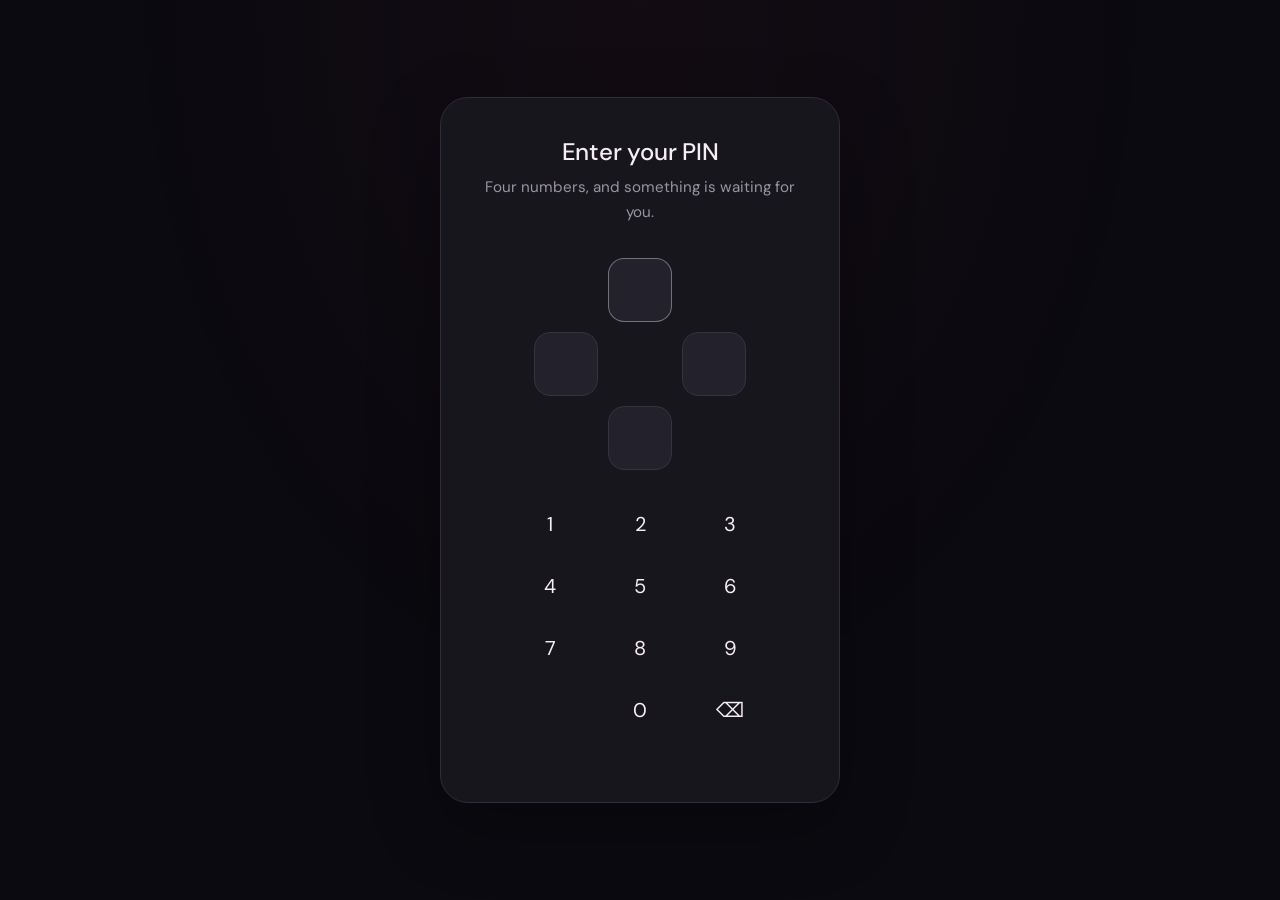
<file: index.html>
<!DOCTYPE html>
<html lang="en">
<head>
<meta charset="utf-8">
<meta name="viewport" content="width=device-width, initial-scale=1, viewport-fit=cover">
<meta name="theme-color" content="#0b0a10">
<title>For you</title>
<link rel="preconnect" href="https://fonts.googleapis.com">
<link rel="preconnect" href="https://fonts.gstatic.com" crossorigin>
<link rel="stylesheet" href="https://fonts.googleapis.com/css2?family=DM+Sans:wght@400;500;600&family=Fraunces:ital,opsz,wght@1,9..144,400;1,9..144,600&display=swap">
<link rel="stylesheet" href="style.css?v=3">
</head>
<body class="gate-page">

<main id="gate">
  <section class="panel" aria-labelledby="t">
    <h1 id="t">Enter your PIN</h1>
    <p>Four numbers, and something is waiting for you.</p>
    <div class="diamond" id="diamond" aria-live="polite">
      <div class="cell"></div><div class="cell"></div><div class="cell"></div><div class="cell"></div>
    </div>
    <div class="pad" id="pad"></div>
    <div id="msg" role="status"></div>
  </section>
</main>

<div class="scroll-progress" aria-hidden="true"><span id="scroll-progress-bar"></span></div>
<div class="moon" aria-hidden="true">
  <svg viewBox="0 0 64 64" focusable="false">
    <defs>
      <radialGradient id="moon-surface" cx="34%" cy="28%" r="74%">
        <stop stop-color="#fffdf3"/>
        <stop offset=".58" stop-color="#f6e8c9"/>
        <stop offset="1" stop-color="#d7b97e"/>
      </radialGradient>
      <radialGradient id="moon-light" cx="25%" cy="20%" r="78%">
        <stop stop-color="#fff" stop-opacity=".76"/>
        <stop offset=".42" stop-color="#fff8e9" stop-opacity=".18"/>
        <stop offset="1" stop-color="#9d7438" stop-opacity=".24"/>
      </radialGradient>
      <clipPath id="moon-disc"><circle cx="32" cy="32" r="27"/></clipPath>
      <filter id="moon-crater-soft" x="-60%" y="-60%" width="220%" height="220%">
        <feGaussianBlur stdDeviation=".45"/>
      </filter>
    </defs>
    <circle cx="32" cy="32" r="29.5" fill="#f2c46d" opacity=".08"/>
    <circle cx="32" cy="32" r="27.5" fill="url(#moon-surface)" stroke="#fff4d6" stroke-opacity=".82" stroke-width=".8"/>
    <g clip-path="url(#moon-disc)">
      <circle cx="32" cy="32" r="27" fill="url(#moon-light)"/>
      <g fill="#b8955e" opacity=".17" filter="url(#moon-crater-soft)">
        <circle cx="20" cy="20" r="4.3"/>
        <circle cx="41" cy="17" r="2.7"/>
        <circle cx="45" cy="35" r="5.1"/>
        <circle cx="29" cy="42" r="3.3"/>
        <circle cx="15" cy="39" r="2.2"/>
        <circle cx="35" cy="27" r="1.7"/>
      </g>
      <g fill="none" stroke="#fffdf3" stroke-opacity=".38" stroke-width=".7">
        <circle cx="19" cy="18.5" r="3.3"/>
        <circle cx="40.5" cy="15.7" r="2"/>
        <circle cx="44" cy="33.5" r="4"/>
        <circle cx="28" cy="40.5" r="2.5"/>
        <circle cx="14.8" cy="37.8" r="1.6"/>
      </g>
      <path d="M11 29C15 13 29 5 44 8" fill="none" stroke="#fff" stroke-opacity=".34" stroke-width="1.2" stroke-linecap="round"/>
      <circle cx="22" cy="15" r="1" fill="#fff" opacity=".55"/>
      <circle cx="37" cy="48" r=".8" fill="#fff" opacity=".48"/>
    </g>
  </svg>
</div>
<nav class="floating-nav" aria-label="Page navigation">
  <a href="#home" aria-current="page">Home</a>
  <a href="memories.html">Memories</a>
  <a href="#cake">Cake</a>
</nav>

<main id="home" aria-label="Birthday message">
  <section class="hero full-screen" aria-labelledby="hero-title">
    <canvas id="hero-fireworks" class="hero-fireworks" aria-hidden="true"></canvas>
    <div class="hero-copy reveal">
      <p class="kicker">Today is all about</p>
      <h1 id="hero-title">
        <span class="hero-line">Happy</span>
        <span class="hero-line hero-birthday">Birthday,<span class="hero-shimmer" aria-hidden="true">Birthday,</span></span>
        <span class="hero-line hero-name" id="who"></span>
      </h1>
      <p class="hero-subtitle">I made this just for you. Scroll slowly.</p>
    </div>
    <a class="scroll-cue" href="#letter" aria-label="Scroll to your letter">
      <span class="scroll-mouse"><span></span></span>
      <span>Scroll to begin</span>
    </a>
  </section>

  <section class="section letter-section" id="letter" aria-labelledby="letter-heading">
    <div class="section-heading reveal">
      <p class="eyebrow">From my heart</p>
      <h2 id="letter-heading" tabindex="-1">A letter for you</h2>
    </div>
    <article class="letter-card reveal">
      <div id="letter-content" class="letter-content" aria-live="off"></div>
      <div id="letter-measure" class="letter-content letter-measure" aria-hidden="true"></div>
      <button id="skip-typing" class="text-button" type="button">Skip typing</button>
      <span class="envelope-flap" aria-hidden="true"></span>
    </article>
  </section>

  <section class="section reasons-section" id="reasons" aria-labelledby="reasons-heading">
    <div class="section-heading reveal">
      <p class="eyebrow">The little things</p>
      <h2 id="reasons-heading">Things I love about you</h2>
      <p>Tap each card. There’s always another reason.</p>
    </div>
    <div id="reason-grid" class="reason-grid"></div>
  </section>

  <section class="section cake-section" id="cake" aria-labelledby="cake-heading">
    <div class="section-heading reveal">
      <p class="eyebrow">Make a wish</p>
      <h2 id="cake-heading">A little birthday magic</h2>
    </div>
    <div class="cake-scene reveal">
      <svg class="cake-svg" viewBox="0 0 360 310" role="img" aria-labelledby="cake-title cake-description">
        <title id="cake-title">A birthday cake with three candles</title>
        <desc id="cake-description">A two-tier celebration cake with three glowing candles.</desc>
        <defs>
          <linearGradient id="cakeTop" x1="0" x2="1" y1="0" y2="1"><stop stop-color="#ffe2c5"/><stop offset="1" stop-color="#eeb79f"/></linearGradient>
          <linearGradient id="cakeBottom" x1="0" x2="1" y1="0" y2="1"><stop stop-color="#ff7891"/><stop offset="1" stop-color="#b83758"/></linearGradient>
          <linearGradient id="icing" x1="0" x2="0" y1="0" y2="1"><stop stop-color="#fff5df"/><stop offset="1" stop-color="#f2c46d"/></linearGradient>
          <radialGradient id="flameGlow"><stop stop-color="#ffd98b" stop-opacity=".8"/><stop offset="1" stop-color="#ffd98b" stop-opacity="0"/></radialGradient>
        </defs>
        <ellipse cx="180" cy="274" rx="136" ry="18" fill="#ff4d6d" opacity=".12"/>
        <path d="M56 207h248v49c0 12-10 22-22 22H78c-12 0-22-10-22-22z" fill="url(#cakeBottom)"/>
        <path d="M56 207c9 12 19 12 28 0s19-12 28 0 19 12 28 0 19-12 28 0 19 12 28 0 19-12 28 0 19 12 28 0 19-12 28 0 19 12 28 0" fill="none" stroke="#ffd8c8" stroke-width="8" stroke-linecap="round"/>
        <path d="M98 134h164v70c0 12-9 22-21 22h-122c-12 0-21-10-21-22z" fill="url(#cakeTop)"/>
        <path d="M98 134c10 12 20 12 30 0s20-12 30 0 20 12 30 0 20-12 30 0 20 12 30 0 20 12 30 0" fill="none" stroke="url(#icing)" stroke-width="9" stroke-linecap="round"/>
        <path d="M42 279h276c8 0 14 6 14 13v3H28v-3c0-7 6-13 14-13z" fill="#f2c46d"/>
        <g class="candle candle-one" data-candle="0">
          <rect x="134" y="91" width="12" height="45" rx="5" fill="#f6eef2"/>
          <path d="M140 91v-9" stroke="#f6eef2" stroke-width="3" stroke-linecap="round"/>
          <circle class="flame-halo" cx="140" cy="69" r="25" fill="url(#flameGlow)"/>
          <path class="flame" d="M140 79c-15-13 2-23 2-35 12 13 17 23 6 34-3 3-5 3-8 1z" fill="#f2c46d"/>
          <path class="smoke" d="M140 81c-7-8 7-10 0-18"/>
        </g>
        <g class="candle candle-two" data-candle="1">
          <rect x="174" y="91" width="12" height="45" rx="5" fill="#f6eef2"/>
          <path d="M180 91v-9" stroke="#f6eef2" stroke-width="3" stroke-linecap="round"/>
          <circle class="flame-halo" cx="180" cy="69" r="25" fill="url(#flameGlow)"/>
          <path class="flame" d="M180 79c-15-13 2-23 2-35 12 13 17 23 6 34-3 3-5 3-8 1z" fill="#f2c46d"/>
          <path class="smoke" d="M180 81c-7-8 7-10 0-18"/>
        </g>
        <g class="candle candle-three" data-candle="2">
          <rect x="214" y="91" width="12" height="45" rx="5" fill="#f6eef2"/>
          <path d="M220 91v-9" stroke="#f6eef2" stroke-width="3" stroke-linecap="round"/>
          <circle class="flame-halo" cx="220" cy="69" r="25" fill="url(#flameGlow)"/>
          <path class="flame" d="M220 79c-15-13 2-23 2-35 12 13 17 23 6 34-3 3-5 3-8 1z" fill="#f2c46d"/>
          <path class="smoke" d="M220 81c-7-8 7-10 0-18"/>
        </g>
        <g class="cake-sparkles" fill="#f2c46d">
          <path d="M66 109v12M60 115h12"/><path d="M285 91v12M280 96h10"/><circle cx="75" cy="164" r="3"/><circle cx="289" cy="176" r="3"/>
        </g>
      </svg>
      <button id="candle-button" class="primary-button" type="button">Blow out the candles</button>
      <p id="final-message" class="final-message" aria-live="polite"></p>
    </div>
  </section>

  <footer class="home-footer reveal">
    <a class="memories-link" href="memories.html">Our memories <span aria-hidden="true">→</span></a>
  </footer>
</main>

<canvas id="fx-canvas" class="fx-canvas" aria-hidden="true"></canvas>
<div id="finale-dimmer" aria-hidden="true"></div>
<button id="shooting-star-target" class="shooting-star-target" type="button" aria-label="Make a wish on the shooting star" hidden></button>
<p id="wish-toast" class="wish-toast" aria-live="polite"></p>
<div class="pointer-glow" aria-hidden="true"></div>
<script src="script.js"></script>
</body>
</html>
</file>
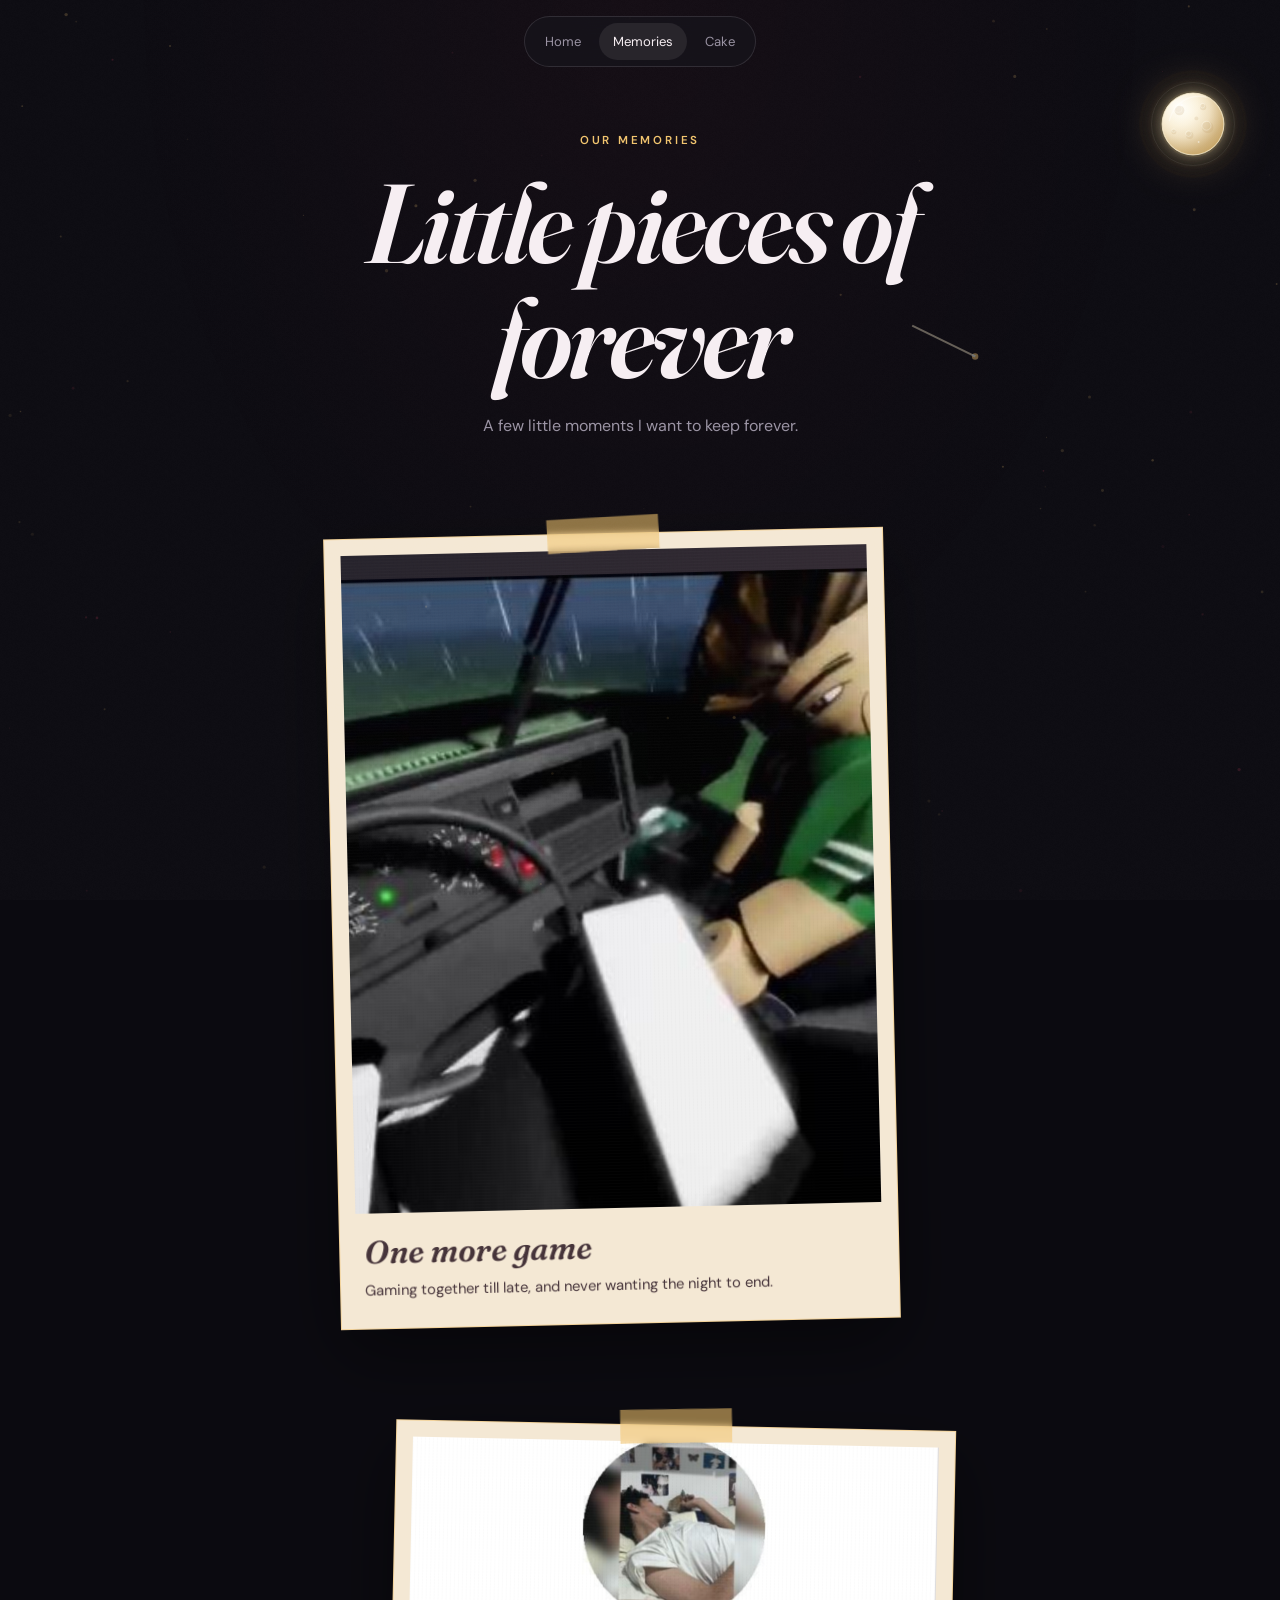
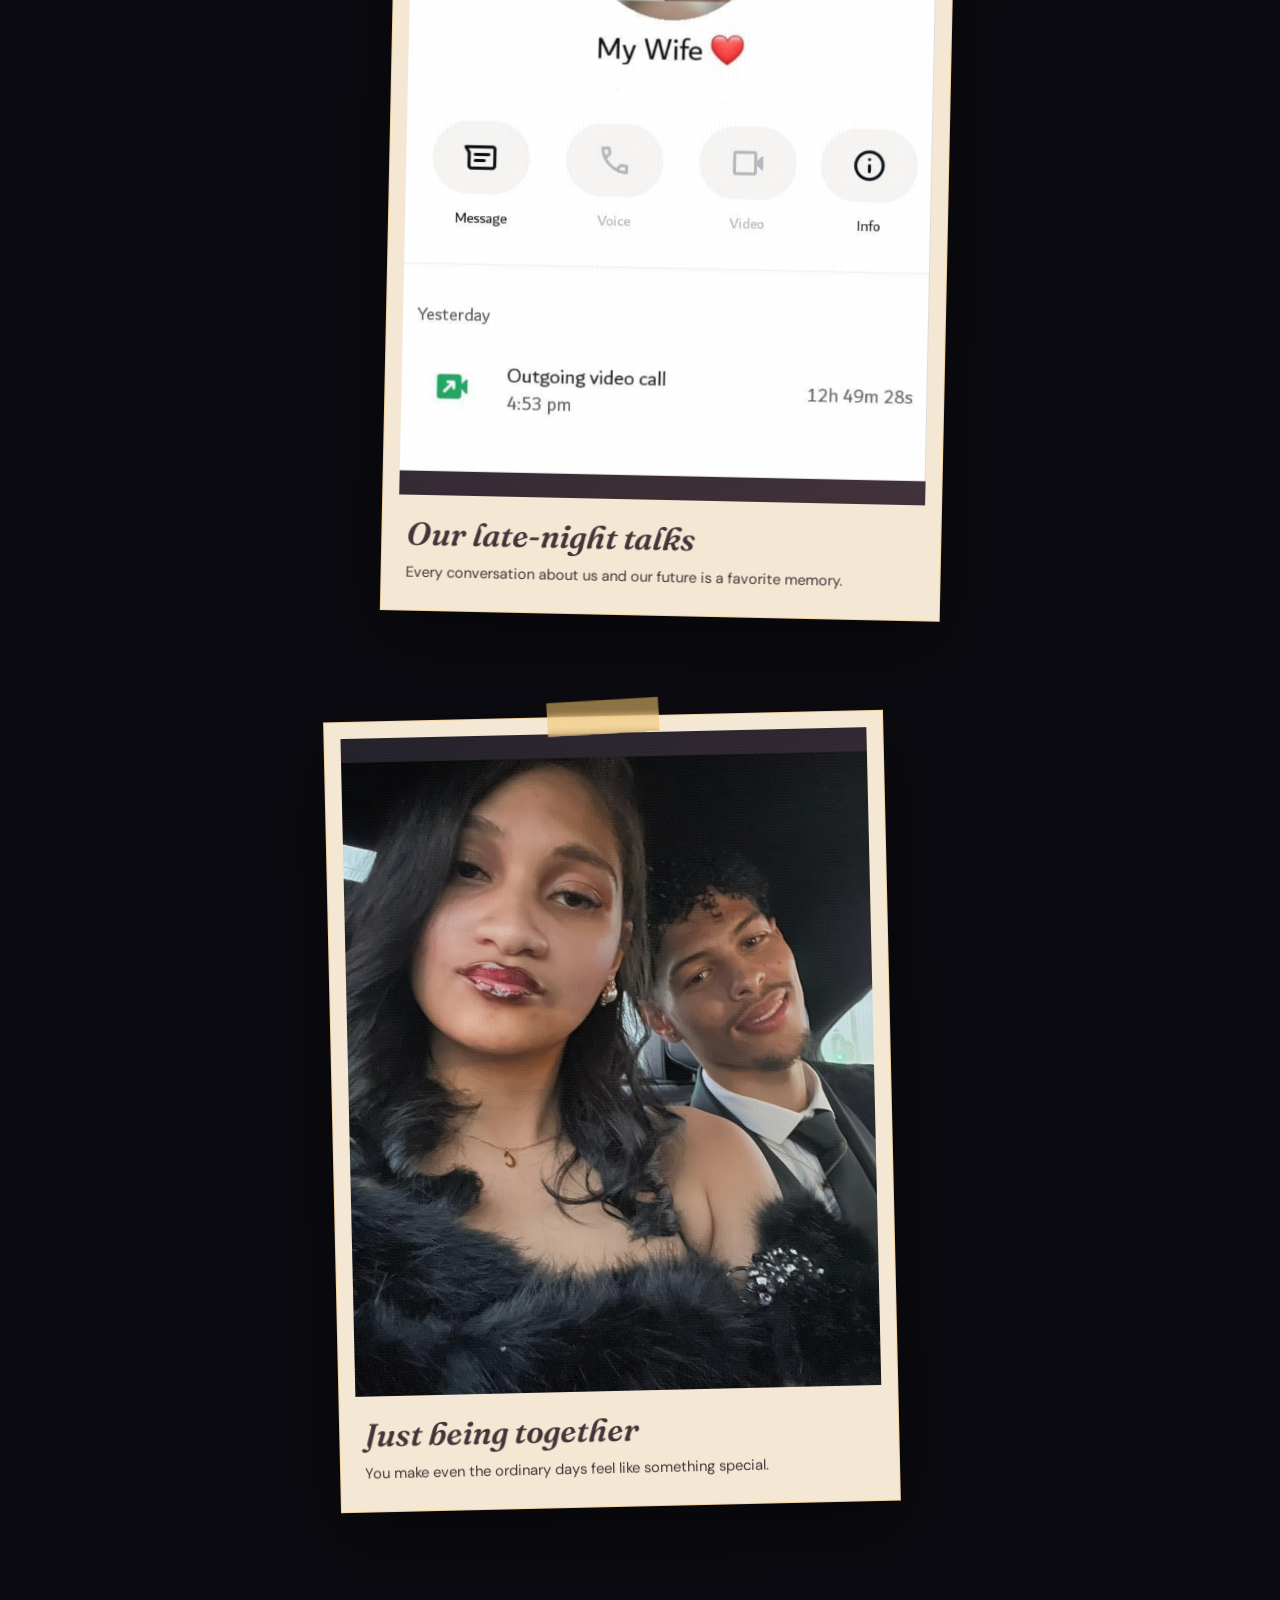
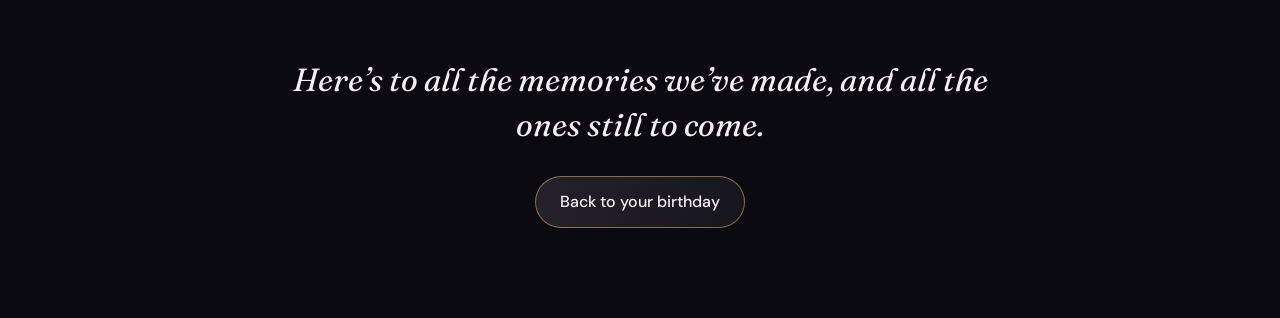
<file: memories.html>
<!DOCTYPE html>
<html lang="en">
<head>
<meta charset="utf-8">
<meta name="viewport" content="width=device-width, initial-scale=1, viewport-fit=cover">
<meta name="theme-color" content="#0b0a10">
<title>Our memories</title>
<link rel="preconnect" href="https://fonts.googleapis.com">
<link rel="preconnect" href="https://fonts.gstatic.com" crossorigin>
<link rel="stylesheet" href="https://fonts.googleapis.com/css2?family=DM+Sans:wght@400;500;600&family=Fraunces:ital,opsz,wght@1,9..144,400;1,9..144,600&display=swap">
<link rel="stylesheet" href="style.css?v=2">
</head>
<body class="memories-body">
<div class="scroll-progress" aria-hidden="true"><span id="scroll-progress-bar"></span></div>
<div class="moon" aria-hidden="true">
  <svg viewBox="0 0 64 64" focusable="false">
    <defs>
      <radialGradient id="moon-surface" cx="34%" cy="28%" r="74%">
        <stop stop-color="#fffdf3"/>
        <stop offset=".58" stop-color="#f6e8c9"/>
        <stop offset="1" stop-color="#d7b97e"/>
      </radialGradient>
      <radialGradient id="moon-light" cx="25%" cy="20%" r="78%">
        <stop stop-color="#fff" stop-opacity=".76"/>
        <stop offset=".42" stop-color="#fff8e9" stop-opacity=".18"/>
        <stop offset="1" stop-color="#9d7438" stop-opacity=".24"/>
      </radialGradient>
      <clipPath id="moon-disc"><circle cx="32" cy="32" r="27"/></clipPath>
      <filter id="moon-crater-soft" x="-60%" y="-60%" width="220%" height="220%">
        <feGaussianBlur stdDeviation=".45"/>
      </filter>
    </defs>
    <circle cx="32" cy="32" r="29.5" fill="#f2c46d" opacity=".08"/>
    <circle cx="32" cy="32" r="27.5" fill="url(#moon-surface)" stroke="#fff4d6" stroke-opacity=".82" stroke-width=".8"/>
    <g clip-path="url(#moon-disc)">
      <circle cx="32" cy="32" r="27" fill="url(#moon-light)"/>
      <g fill="#b8955e" opacity=".17" filter="url(#moon-crater-soft)">
        <circle cx="20" cy="20" r="4.3"/>
        <circle cx="41" cy="17" r="2.7"/>
        <circle cx="45" cy="35" r="5.1"/>
        <circle cx="29" cy="42" r="3.3"/>
        <circle cx="15" cy="39" r="2.2"/>
        <circle cx="35" cy="27" r="1.7"/>
      </g>
      <g fill="none" stroke="#fffdf3" stroke-opacity=".38" stroke-width=".7">
        <circle cx="19" cy="18.5" r="3.3"/>
        <circle cx="40.5" cy="15.7" r="2"/>
        <circle cx="44" cy="33.5" r="4"/>
        <circle cx="28" cy="40.5" r="2.5"/>
        <circle cx="14.8" cy="37.8" r="1.6"/>
      </g>
      <path d="M11 29C15 13 29 5 44 8" fill="none" stroke="#fff" stroke-opacity=".34" stroke-width="1.2" stroke-linecap="round"/>
      <circle cx="22" cy="15" r="1" fill="#fff" opacity=".55"/>
      <circle cx="37" cy="48" r=".8" fill="#fff" opacity=".48"/>
    </g>
  </svg>
</div>
<canvas id="fx-canvas" class="fx-canvas" aria-hidden="true"></canvas>
<button id="shooting-star-target" class="shooting-star-target" type="button" aria-label="Make a wish on the shooting star" hidden></button>
<p id="wish-toast" class="wish-toast" aria-live="polite"></p>
<nav class="floating-nav" aria-label="Page navigation">
  <a href="/?unlocked#home">Home</a>
  <a href="memories.html" aria-current="page">Memories</a>
  <a href="/?unlocked#cake">Cake</a>
</nav>

<main class="memories-page">
  <header class="memories-header reveal">
    <p class="eyebrow">Our memories</p>
    <h1>Little pieces of forever</h1>
    <p>A few little moments I want to keep forever.</p>
  </header>

  <section class="memory-list" aria-label="Our memories">
    <article class="memory-card polaroid reveal">
      <div class="polaroid-inner">
        <div class="polaroid-photo">
          <img class="memory-photo" src="assets/memory-gaming.jpg" alt="A memory of gaming together" width="720" height="398" loading="eager" decoding="async">
          <span class="film-grain" aria-hidden="true"></span>
        </div>
        <div class="polaroid-copy">
          <h2>One more game</h2>
          <p>Gaming together till late, and never wanting the night to end.</p>
        </div>
        <span class="photo-tape" aria-hidden="true"></span>
      </div>
    </article>

    <article class="memory-card polaroid reveal">
      <div class="polaroid-inner">
        <div class="polaroid-photo">
          <img class="memory-photo night-photo" src="assets/memory-late-night.jpg" alt="A memory from our late-night talks" width="720" height="866" loading="eager" decoding="async">
          <span class="film-grain" aria-hidden="true"></span>
        </div>
        <div class="polaroid-copy">
          <h2>Our late-night talks</h2>
          <p>Every conversation about us and our future is a favorite memory.</p>
        </div>
        <span class="photo-tape" aria-hidden="true"></span>
      </div>
    </article>

    <article class="memory-card polaroid reveal">
      <div class="polaroid-inner">
        <div class="polaroid-photo">
          <img class="memory-photo everyday-photo" src="assets/memory-together.jpg" alt="A favorite everyday moment together" width="960" height="1280" loading="eager" decoding="async">
          <span class="film-grain" aria-hidden="true"></span>
        </div>
        <div class="polaroid-copy">
          <h2>Just being together</h2>
          <p>You make even the ordinary days feel like something special.</p>
        </div>
        <span class="photo-tape" aria-hidden="true"></span>
      </div>
    </article>
  </section>

  <footer class="memories-footer reveal">
    <p>Here’s to all the memories we’ve made, and all the ones still to come.</p>
    <a class="primary-button back-link" href="/?unlocked#home">Back to your birthday</a>
  </footer>
</main>

<script src="script.js"></script>
</body>
</html>
</file>
<file: style.css>
:root{
  color-scheme:dark;
  --ink:#0b0a10;
  --panel:#17161d;
  --key:#23222c;
  --rose:#ff4d6d;
  --gold:#f2c46d;
  --text:#f6eef2;
  --muted:#9a93a3;
  --paper:#f4e8d4;
  --paper-ink:#46343a;
  --serif:"Fraunces",Georgia,serif;
  --sans:"DM Sans",system-ui,sans-serif;
  --ease-out:cubic-bezier(.2,.8,.2,1);
  --ease-soft:cubic-bezier(.22,1,.36,1);
  --ease-spring:cubic-bezier(.22,1.35,.36,1);
  --dur-fast:180ms;
  --dur-base:420ms;
  --dur-slow:1000ms;
  --heading-stagger:24ms;
  --message-stagger:28ms;
  --cell-size:clamp(48px,15vw,64px);
  --cell-gap:clamp(6px,2.4vw,10px);
  box-sizing:border-box;
  padding-top:env(safe-area-inset-top,0px);
  padding-bottom:env(safe-area-inset-bottom,0px);
}
*,*::before,*::after{box-sizing:inherit}
html{min-height:100%;scroll-behavior:smooth;scroll-padding-top:calc(88px + env(safe-area-inset-top,0px))}
body{position:relative;margin:0;min-height:100vh;background:var(--ink);color:var(--text);font-family:var(--sans);line-height:1.6;-webkit-tap-highlight-color:transparent;overflow-x:hidden}
body::before{content:"";position:fixed;inset:0;z-index:-1;pointer-events:none;background:radial-gradient(ellipse at 50% 0%,rgba(255,77,109,var(--scroll-warmth,.035)),transparent 58%)}
button,a{font:inherit}
button{color:inherit}
a{color:inherit}
:focus-visible{outline:2px solid var(--gold);outline-offset:4px}
::selection{background:rgba(255,77,109,.35);color:var(--text)}
iframe#nl-badge-frame{display:none!important}
@view-transition{navigation:auto}
@property --scroll-warmth{syntax:"<number>";inherits:true;initial-value:.035}
::view-transition-old(root){animation:route-out 340ms var(--ease-soft) both}
::view-transition-new(root){animation:route-in 700ms var(--ease-soft) both}
@keyframes route-in{from{opacity:0;transform:translateY(18px)}to{opacity:1;transform:none}}
@keyframes route-out{to{opacity:0;transform:translateY(-8px)}}
@keyframes scroll-warmth{from{--scroll-warmth:.035}to{--scroll-warmth:.145}}
@keyframes scroll-progress{from{transform:scaleX(0)}to{transform:scaleX(1)}}
@supports (animation-timeline:scroll()){
  body{animation:scroll-warmth linear both;animation-timeline:scroll(root block)}
  .scroll-progress span{animation:scroll-progress linear both;animation-timeline:scroll(root block)}
}

/* The PIN gate keeps its existing diamond and orbit behavior. */
#gate{position:relative;z-index:2;min-height:100vh;min-height:100svh;display:grid;place-items:center;padding:clamp(12px,5vw,24px);transition:opacity 600ms var(--ease-soft),transform 600ms var(--ease-soft)}
#gate.out{opacity:0;transform:translateY(-10px) scale(.985);pointer-events:none}
.panel{width:min(400px,100%);background:var(--panel);border:1px solid #302d38;border-radius:28px;padding:clamp(28px,8vw,40px) clamp(18px,7vw,32px) 28px;text-align:center;box-shadow:0 24px 70px rgba(0,0,0,.3)}
.panel h1{font:500 1.5rem/1.2 var(--sans);margin:0 0 8px;letter-spacing:-.01em}
.panel p{margin:0;color:var(--muted);font-size:.95rem}
.diamond{position:relative;isolation:isolate;display:grid;grid-template-columns:repeat(3,var(--cell-size));grid-template-rows:repeat(3,var(--cell-size));gap:var(--cell-gap);justify-content:center;margin:34px auto 28px;width:max-content}
.diamond::before{content:"";position:absolute;z-index:-1;left:50%;top:50%;width:calc(2 * (var(--cell-size) + var(--cell-gap)));aspect-ratio:1;border:1px dotted rgba(255,77,109,.58);border-radius:50%;opacity:0;transform:translate(-50%,-50%) scale(.68);transition:opacity 380ms ease,transform 520ms var(--ease-soft)}
.diamond::after{content:"";position:absolute;z-index:-1;left:50%;top:50%;width:calc(2 * (var(--cell-size) + var(--cell-gap)));aspect-ratio:1;border:1px solid rgba(242,196,109,.72);border-radius:50%;opacity:0;transform:translate(-50%,-50%) scale(.2)}
.cell{position:relative;display:grid;place-items:center;overflow:hidden;background:var(--key);border:1px solid #34323f;border-radius:16px;font-size:clamp(1.25rem,7vw,1.6rem);font-weight:500;will-change:transform;transition:border-color var(--dur-fast) ease,box-shadow var(--dur-fast) ease}
.cell:nth-child(1){grid-area:1/2}
.cell:nth-child(2){grid-area:2/1}
.cell:nth-child(3){grid-area:2/3}
.cell:nth-child(4){grid-area:3/2}
.cell::after{content:"";position:absolute;right:7px;top:9px;bottom:9px;width:2px;border-radius:2px;background:linear-gradient(180deg,transparent,var(--rose),transparent);opacity:0;transform:scaleY(.25);transition:opacity var(--dur-base) ease,transform var(--dur-base) var(--ease-soft)}
.cell.on{border-color:rgba(255,77,109,.72);box-shadow:inset -3px 0 0 -1px var(--rose),0 0 14px rgba(255,77,109,.1)}
.cell.on::after{opacity:.9;transform:scaleY(1)}
.cell.cur{border-color:rgba(246,238,242,.38)}
.diamond:not(.is-orbiting):not(.bad) .cell{animation:cell-breathe 3.8s ease-in-out infinite}
.diamond:not(.is-orbiting):not(.bad) .cell:nth-child(2){animation-delay:120ms}
.diamond:not(.is-orbiting):not(.bad) .cell:nth-child(3){animation-delay:240ms}
.diamond:not(.is-orbiting):not(.bad) .cell:nth-child(4){animation-delay:360ms}
.cell.cur{animation:active-pulse 2s ease-in-out infinite}
@keyframes cell-breathe{50%{box-shadow:0 5px 18px rgba(255,77,109,.08)}}
@keyframes active-pulse{50%{box-shadow:0 0 0 4px rgba(255,77,109,.12),0 0 18px rgba(255,77,109,.15)}}
.diamond.bad{animation:shake .4s}
.diamond.bad .cell{border-color:var(--rose);box-shadow:0 0 16px rgba(255,77,109,.22)}
@keyframes shake{20%,60%{transform:translateX(-8px)}40%,80%{transform:translateX(8px)}}
.diamond.is-orbiting::before{opacity:1;transform:translate(-50%,-50%) scale(1)}
.diamond.is-orbiting .cell{border-color:var(--rose);box-shadow:0 0 22px rgba(255,77,109,.32)}
.diamond.settling .cell{border-color:rgba(255,77,109,.85);box-shadow:0 0 15px rgba(255,77,109,.2)}
.diamond.confirm .cell{border-color:var(--gold);box-shadow:0 0 24px rgba(242,196,109,.48)}
.diamond.confirm::after{animation:ring-confirm 380ms var(--ease-soft) both}
@keyframes ring-confirm{40%{opacity:.7;transform:translate(-50%,-50%) scale(1.25)}to{opacity:0;transform:translate(-50%,-50%) scale(1.65)}}
.diamond.fading .cell{opacity:0;transition:opacity 260ms ease}
.diamond.fading::before{opacity:0;transform:translate(-50%,-50%) scale(.2)}
.diamond.reduced-success .cell{border-color:var(--gold);transition:opacity 160ms ease,border-color 160ms ease}
.diamond.reduced-success{opacity:0;transition:opacity 180ms ease}
.pad{display:grid;grid-template-columns:repeat(3,1fr);gap:10px;max-width:260px;margin:0 auto}
.pad button{height:52px;border:0;border-radius:14px;background:transparent;font-size:1.25rem;cursor:pointer;transition:background .15s}
.pad button:hover,.pad button:active{background:var(--key)}
#msg{min-height:1.5em;margin-top:16px;font-size:.9rem;color:var(--muted)}

/* Shared page chrome */
.scroll-progress{position:fixed;z-index:30;top:0;left:0;width:100%;height:3px;pointer-events:none;padding-top:env(safe-area-inset-top,0px)}
.scroll-progress span{display:block;width:100%;height:3px;transform:scaleX(0);transform-origin:left center;background:linear-gradient(90deg,var(--gold),var(--rose));will-change:transform}
.moon{position:fixed;z-index:6;top:calc(84px + env(safe-area-inset-top,0px));right:clamp(18px,4vw,52px);width:clamp(50px,6.2vw,72px);aspect-ratio:1;opacity:0;transform:translateY(-8px) rotate(-8deg) scale(.92);pointer-events:none;transition:opacity 900ms var(--ease-soft),transform 1200ms var(--ease-soft)}
.moon::before,.moon::after{content:"";position:absolute;inset:-15%;border:1px solid rgba(242,196,109,.12);border-radius:50%;opacity:.8}
.moon::before{inset:-24%;border-color:rgba(242,196,109,.07);filter:blur(1px)}
.moon::after{inset:-8%;border-color:rgba(255,244,214,.12);box-shadow:0 0 22px rgba(242,196,109,.1),inset 0 0 18px rgba(242,196,109,.06)}
.moon svg{position:relative;z-index:1;display:block;width:100%;height:100%;overflow:visible;filter:drop-shadow(0 0 7px rgba(255,241,199,.44)) drop-shadow(0 0 24px rgba(242,196,109,.36));animation:moon-drift 9s ease-in-out infinite}
@keyframes moon-drift{50%{transform:translateY(-2px) rotate(1deg)}}
body.gift-open .moon{opacity:1;transform:translateY(0) rotate(0) scale(1)}
body.memories-body .moon{top:calc(88px + env(safe-area-inset-top,0px))}
.floating-nav{position:fixed;z-index:20;top:calc(16px + env(safe-area-inset-top,0px));left:50%;display:flex;gap:4px;width:max-content;max-width:calc(100vw - 28px);padding:6px;border:1px solid rgba(246,238,242,.12);border-radius:999px;background:rgba(23,22,29,.72);backdrop-filter:blur(16px);-webkit-backdrop-filter:blur(16px);transform:translate(-50%,-12px);opacity:0;visibility:hidden;transition:opacity 420ms ease,transform 420ms var(--ease-soft),visibility 420ms}
body.gift-open .floating-nav{opacity:1;visibility:visible;transform:translate(-50%,0)}
.floating-nav a{padding:8px 14px;border-radius:999px;text-decoration:none;color:var(--muted);font-size:.82rem;white-space:nowrap;transition:color var(--dur-fast) ease,background var(--dur-fast) ease}
.floating-nav a:hover,.floating-nav a[aria-current="page"]{color:var(--text);background:rgba(255,255,255,.08)}
.pointer-glow{position:fixed;z-index:0;inset:0;pointer-events:none;background:radial-gradient(340px circle at var(--pointer-x,50%) var(--pointer-y,20%),rgba(255,77,109,.095),transparent 68%);opacity:0;transition:opacity 500ms ease}
body.gift-open .pointer-glow{opacity:1}

/* Cinematic home */
#home{position:relative;z-index:1;display:none;min-height:100vh;padding-bottom:calc(90px + env(safe-area-inset-bottom,0px))}
#home.show{display:block}
.full-screen{min-height:100vh;min-height:100svh}
.hero{position:relative;display:flex;flex-direction:column;justify-content:center;align-items:flex-start;width:min(980px,100%);margin:0 auto;padding:calc(100px + env(safe-area-inset-top,0px)) clamp(24px,8vw,100px) 100px}
.hero-copy{width:100%}
.hero-fireworks{position:absolute;z-index:0;inset:0;width:100%;height:100%;pointer-events:none}
.hero-copy,.scroll-cue{position:relative;z-index:1}
.kicker,.eyebrow{margin:0 0 20px;color:var(--gold);font-size:.72rem;font-weight:600;letter-spacing:.24em;text-transform:uppercase}
.hero h1{margin:0;font:italic 600 clamp(4rem,14vw,10rem)/.87 var(--serif);letter-spacing:-.055em}
.hero-line{display:block;width:max-content;max-width:100%;opacity:0;filter:blur(var(--fx-entry-blur,14px));transform:translateY(40px)}
body.hero-revealed .hero-line{animation:hero-rise 1000ms var(--ease-out) forwards}
body.hero-revealed .hero-line:nth-child(1){animation-delay:180ms}
body.hero-revealed .hero-line:nth-child(2){animation-delay:430ms}
body.hero-revealed .hero-line:nth-child(3){animation-delay:680ms}
body.hero-morphing .hero-line:not(.hero-name){visibility:hidden}
.hero-birthday{position:relative;overflow:hidden;color:transparent;background:linear-gradient(105deg,var(--text) 20%,var(--gold) 45%,#fff5d8 50%,var(--gold) 55%,var(--text) 80%);background-clip:text;-webkit-background-clip:text;animation:hero-rise 1000ms var(--ease-out) 430ms forwards}
.hero-shimmer{position:absolute;inset:0;display:block;width:100%;height:100%;white-space:nowrap;color:transparent;background:linear-gradient(100deg,transparent 30%,rgba(242,196,109,.22) 43%,#fff4d2 50%,rgba(242,196,109,.18) 57%,transparent 70%);background-clip:text;-webkit-background-clip:text;transform:translateX(-115%);animation:birthday-shimmer 7s var(--ease-soft) 1500ms infinite;pointer-events:none}
.hero-name{background:linear-gradient(105deg,var(--rose) 10%,#ffe0e9 42%,var(--rose) 75%);background-size:220% 100%;background-position:100% 0;background-clip:text;-webkit-background-clip:text;color:transparent}
@keyframes hero-rise{to{opacity:1;filter:blur(0);transform:translateY(0)}}
@keyframes birthday-shimmer{55%,100%{transform:translateX(115%)}}
.hero-subtitle{margin:30px 0 0;color:var(--muted);font-size:clamp(.95rem,2vw,1.12rem);opacity:0}
body.hero-revealed .hero-subtitle{animation:rise-in 750ms var(--ease-soft) 1000ms forwards}
@keyframes rise-in{to{opacity:1;transform:none}}
.scroll-cue{position:absolute;left:clamp(24px,8vw,100px);bottom:36px;display:flex;align-items:center;gap:11px;color:var(--muted);font-size:.7rem;letter-spacing:.12em;text-decoration:none;text-transform:uppercase;opacity:0}
body.hero-revealed .scroll-cue{animation:rise-in 700ms var(--ease-soft) 1450ms forwards}
.scroll-mouse{display:grid;place-items:start center;width:18px;height:29px;padding-top:5px;border:1px solid rgba(246,238,242,.45);border-radius:10px}
.scroll-mouse span{width:2px;height:5px;border-radius:2px;background:var(--gold);animation:scroll-wheel 1.5s ease-in-out infinite}
@keyframes scroll-wheel{50%{transform:translateY(7px);opacity:.2}}
.section{width:min(920px,100%);margin:0 auto;padding:clamp(72px,12vw,150px) clamp(20px,5vw,40px)}
.section-heading{margin-bottom:42px}
.section-heading h2,.memories-header h1{margin:0;font:italic 600 clamp(2.5rem,7vw,5rem)/1.02 var(--serif);letter-spacing:-.035em}
.section-heading>p:last-child{margin:15px 0 0;color:var(--muted)}
.heading-word{display:inline-block;white-space:nowrap}
.heading-letter{display:inline-block;opacity:0;transform:translateY(12px);transition:opacity 650ms var(--ease-out),transform 650ms var(--ease-out);transition-delay:calc(var(--letter-index,0)*var(--heading-stagger))}
.section-heading.is-visible .heading-letter,.memories-header.is-visible .heading-letter{opacity:1;transform:none}
.reveal{opacity:0;filter:blur(6px);transform:translateY(46px);transition:opacity 1s var(--ease-out),transform 1s var(--ease-out),filter 1s var(--ease-out)}
.reveal.is-visible{opacity:1;filter:blur(0);transform:translateY(0)}
.letter-section{padding-top:55px}
.letter-card{position:relative;min-height:400px;padding:clamp(26px,7vw,70px);border:1px solid rgba(242,196,109,.22);border-radius:5px 5px 18px 5px;background:var(--paper);color:var(--paper-ink);box-shadow:0 30px 90px rgba(0,0,0,.48);transform:translateY(46px) rotate(-1deg)}
.letter-card.is-visible{transform:translateY(0) rotate(-1deg)}
.letter-card::before{content:"";position:absolute;inset:12px;border:1px solid rgba(70,52,58,.12);pointer-events:none}
.letter-card::after{content:"";position:absolute;top:-15px;left:50%;width:104px;height:28px;background:rgba(242,196,109,.52);transform:translateX(-50%) rotate(2deg)}
.envelope-flap{position:absolute;z-index:3;top:0;left:0;width:100%;height:42%;transform:perspective(900px) rotateX(0deg);transform-origin:top center;background:linear-gradient(180deg,#f9edda,#eddbc4);clip-path:polygon(0 0,100% 0,50% 100%);backface-visibility:hidden;transition:transform 900ms var(--ease-soft),opacity 500ms ease;pointer-events:none}
.letter-card.envelope-open .envelope-flap{transform:perspective(900px) rotateX(-175deg);opacity:0}
.letter-card:not(.envelope-open) .letter-content,.letter-card:not(.envelope-open) .text-button{opacity:0}
.letter-card:not(.envelope-open) .text-button{visibility:hidden}
.letter-card.envelope-open #letter-content,.letter-card.envelope-open .text-button{transition:opacity 500ms ease 550ms;opacity:1;visibility:visible}
.letter-content{position:relative;z-index:1;font:400 clamp(1.03rem,2.6vw,1.35rem)/1.8 var(--serif)}
.letter-content p{margin:0 0 1.05em}
.letter-content p:last-child{margin-bottom:0}
.letter-content.typing::after{content:"";display:inline-block;width:2px;height:1em;margin-left:3px;vertical-align:-.1em;background:var(--rose);animation:caret-blink 760ms steps(2,end) infinite}
@keyframes caret-blink{50%{opacity:0}}
.letter-measure{position:absolute;top:clamp(26px,7vw,70px);right:clamp(26px,7vw,70px);left:clamp(26px,7vw,70px);width:auto;height:auto;visibility:hidden!important;opacity:0!important;pointer-events:none}
.text-button{position:relative;z-index:2;margin-top:26px;padding:8px 0;border:0;background:none;color:#74505a;text-decoration:underline;text-decoration-color:rgba(255,77,109,.5);text-underline-offset:4px;cursor:pointer}
.text-button:hover{color:#a32244}
.text-button.is-complete{visibility:hidden}
.reason-grid{display:grid;grid-template-columns:repeat(auto-fit,minmax(min(100%,220px),1fr));gap:18px}
.reason-card{min-height:220px;padding:0;border:1px solid rgba(242,196,109,.2);border-radius:18px;background:transparent;perspective:900px;text-align:left;cursor:pointer;opacity:0;filter:blur(6px);transform:translateY(46px);transition:opacity 1s var(--ease-out) var(--card-delay,0ms),transform 1s var(--ease-out) var(--card-delay,0ms),filter 1s var(--ease-out) var(--card-delay,0ms),border-color 320ms ease}
.reason-card.is-visible{opacity:1;filter:none;transform:none}
.reason-card:hover{border-color:rgba(242,196,109,.62)}
.reason-card-inner{position:relative;display:block;width:100%;height:100%;min-height:220px;transform-style:preserve-3d;transition:transform 680ms var(--ease-spring)}
.reason-card[aria-pressed="true"] .reason-card-inner{transform:rotateY(180deg)}
.reason-card.is-visible.star-zoom{z-index:4;transform:scale(1.035);filter:brightness(1.1);box-shadow:0 0 34px rgba(242,196,109,.42)}
.reason-face,.reason-back{position:absolute;inset:0;display:flex;flex-direction:column;justify-content:space-between;padding:24px;border-radius:inherit;backface-visibility:hidden}
.reason-face{background:linear-gradient(145deg,#19171f,#111016)}
.reason-number{color:var(--gold);font:italic 600 1.4rem var(--serif)}
.reason-hint{color:var(--muted);font-size:.75rem;letter-spacing:.08em;text-transform:uppercase}
.reason-back{justify-content:center;background:linear-gradient(145deg,#b92d51,#ff4d6d);color:#fff;font:italic 500 1.35rem/1.45 var(--serif);transform:rotateY(180deg)}
.cake-section{text-align:center}
.cake-scene{display:grid;justify-items:center;gap:24px}
.cake-svg{display:block;width:min(100%,380px);height:auto;overflow:visible}
.flame,.flame-halo{transform-origin:center bottom;animation:flame-flicker 1.1s ease-in-out infinite alternate}
.candle-two .flame,.candle-two .flame-halo{animation-delay:-.4s}
.candle-three .flame,.candle-three .flame-halo{animation-delay:-.75s}
@keyframes flame-flicker{to{transform:rotate(5deg) scale(.9);opacity:.78}}
.candle.is-out .flame,.candle.is-out .flame-halo{opacity:0;animation:none}
.smoke{fill:none;stroke:rgba(246,238,242,.65);stroke-width:2;stroke-linecap:round;opacity:0}
.candle.is-out .smoke{animation:smoke-wisp 700ms var(--ease-out) both}
@keyframes smoke-wisp{20%{opacity:.8}to{opacity:0;transform:translateY(-16px)}}
.cake-sparkles{animation:sparkle 2.4s ease-in-out infinite alternate;transform-origin:center}
@keyframes sparkle{to{opacity:.38;transform:scale(.97)}}
.primary-button{display:inline-flex;align-items:center;justify-content:center;min-height:48px;padding:12px 24px;border:1px solid rgba(242,196,109,.5);border-radius:999px;background:linear-gradient(105deg,#24212a,#17151c);color:var(--text);font-weight:500;text-decoration:none;cursor:pointer;transition:transform var(--dur-base) var(--ease-spring),border-color var(--dur-base) ease,box-shadow var(--dur-base) ease}
.primary-button:hover{transform:translateY(-3px);border-color:var(--gold);box-shadow:0 10px 28px rgba(242,196,109,.12)}
.primary-button:active{transform:scale(.96)}
.final-message{min-height:1.8em;margin:0;color:var(--gold);font:italic 400 clamp(1.15rem,3vw,1.55rem)/1.45 var(--serif);opacity:0;transform:translateY(10px);transition:opacity 700ms var(--ease-soft),transform 700ms var(--ease-soft)}
.final-message.is-visible{opacity:1;transform:none}
.final-message span{display:inline-block;opacity:0;transform:translateY(9px);animation:message-appears 480ms var(--ease-out) calc(var(--char-index,0)*var(--message-stagger)) forwards}
@keyframes message-appears{to{opacity:1;transform:none}}
.magnetic{translate:var(--mag-x,0) var(--mag-y,0);transition:translate 260ms var(--ease-soft)}
.home-footer{display:flex;flex-direction:column;align-items:center;gap:12px;width:min(920px,100%);margin:0 auto;padding:30px 22px 75px;text-align:center}
.home-footer p{margin:0;color:var(--muted);font:italic 1.1rem var(--serif)}
.memories-link{color:var(--text);text-decoration:none}
.memories-link span{display:inline-block;color:var(--rose);transition:transform 300ms var(--ease-spring)}
.memories-link:hover{color:var(--gold)}
.memories-link:hover span{transform:translateX(6px)}

/* Memories polaroids */
.memories-body{min-height:100vh}
.memories-page{position:relative;z-index:1;width:min(980px,100%);margin:0 auto;padding:calc(132px + env(safe-area-inset-top,0px)) clamp(18px,6vw,54px) calc(90px + env(safe-area-inset-bottom,0px))}
.memories-header{text-align:center;margin:0 auto clamp(55px,9vw,95px);max-width:700px}
.memories-header .eyebrow{margin-bottom:16px}
.memories-header h1{font-size:clamp(3.2rem,10vw,7rem)}
.memories-header>p:last-child{margin:18px 0 0;color:var(--muted)}
.memory-list{display:grid;gap:clamp(55px,9vw,110px)}
.memory-card{--card-offset:0%;--card-angle:0deg;width:min(560px,100%);margin:0 auto;perspective:1100px;opacity:0;filter:blur(6px);transform:translate3d(var(--card-offset),46px,0) rotate(var(--card-angle));transition:opacity 1s var(--ease-out),filter 1s var(--ease-out),transform 1s var(--ease-out)}
.memory-card:nth-child(odd){--card-offset:-5%;--card-angle:-1.3deg}
.memory-card:nth-child(even){--card-offset:5%;--card-angle:1.2deg}
.memory-card.is-visible{opacity:1;filter:blur(0);transform:translate3d(var(--card-offset),0,0) rotate(var(--card-angle))}
.polaroid-inner{position:relative;padding:16px 16px 26px;background:#f4e8d4;border:1px solid rgba(242,196,109,.55);box-shadow:0 25px 70px rgba(0,0,0,.46);transform:perspective(1000px) rotateX(var(--tilt-x,0deg)) rotateY(var(--tilt-y,0deg));transform-style:preserve-3d;transition:transform 300ms var(--ease-soft)}
.photo-tape{position:absolute;top:-17px;left:50%;width:112px;height:34px;background:rgba(242,196,109,.56);backdrop-filter:blur(3px);transform:translateX(-50%) rotate(-2deg)}
.polaroid-photo{position:relative;overflow:hidden;width:100%;aspect-ratio:4/5;background:linear-gradient(135deg,#24212a,#41313a)}
.memory-photo{display:block;width:100%;height:100%;object-fit:cover;opacity:0;filter:blur(14px);transform:translate3d(0,var(--parallax-y,0px),0) scale(var(--ken-scale,1.04));transition:opacity 850ms var(--ease-soft),filter 850ms var(--ease-soft),transform 850ms var(--ease-soft)}
.memory-photo.is-loaded{opacity:1;filter:blur(0)}
.memory-card:not(.is-visible) .memory-photo.is-loaded{filter:brightness(.34) saturate(.35) blur(4px)}
.memory-card.is-visible .memory-photo.is-loaded{animation:photo-develop 1.2s var(--ease-soft) both,ken-burns 24s ease-in-out 1.2s infinite alternate}
@property --ken-scale{syntax:"<number>";inherits:true;initial-value:1.04}
@keyframes ken-burns{from{--ken-scale:1.04}to{--ken-scale:1.1}}
@keyframes photo-develop{from{--ken-scale:1.06;filter:brightness(.34) saturate(.35) blur(4px)}to{--ken-scale:1;filter:none}}
.film-grain{position:absolute;inset:0;z-index:1;pointer-events:none;opacity:.035;background-image:repeating-linear-gradient(0deg,rgba(255,255,255,.5) 0 1px,transparent 1px 3px),repeating-linear-gradient(90deg,rgba(0,0,0,.4) 0 1px,transparent 1px 4px);mix-blend-mode:soft-light}
.polaroid-inner::after{content:"";position:absolute;z-index:2;inset:0;pointer-events:none;opacity:0;background:linear-gradient(112deg,transparent 20%,rgba(255,239,188,.42) 48%,rgba(255,255,255,.08) 53%,transparent 72%);transform:translateX(-115%);transition:opacity 180ms ease}
.memory-card.light-leak .polaroid-inner::after{opacity:1;animation:light-leak 900ms var(--ease-soft) both}
@keyframes light-leak{to{transform:translateX(115%)}}
.memory-photo.night-photo{object-position:center bottom}
.memory-photo.everyday-photo{object-position:center 30%}
.memory-photo.has-error{opacity:.35}
.polaroid-copy{padding:20px 8px 0;color:var(--paper-ink)}
.polaroid-copy h2{margin:0 0 8px;font:italic 600 clamp(1.55rem,4vw,2rem)/1.2 var(--serif)}
.polaroid-copy p{margin:0;font-size:.92rem;line-height:1.6}
.memory-card.is-visible .polaroid-copy h2,.memory-card.is-visible .polaroid-copy p{animation:copy-rise 700ms var(--ease-out) both}
.memory-card.is-visible .polaroid-copy p{animation-delay:140ms}
@keyframes copy-rise{from{opacity:0;transform:translateY(12px)}to{opacity:1;transform:none}}
.memories-footer{display:flex;flex-direction:column;align-items:center;gap:24px;margin-top:clamp(90px,14vw,150px);text-align:center}
.memories-footer p{max-width:35ch;margin:0;color:var(--text);font:italic 400 clamp(1.4rem,4vw,2rem)/1.4 var(--serif)}
.back-link{margin-top:5px;opacity:0;transform:translateY(12px);transition:opacity 700ms var(--ease-out) 180ms,transform 700ms var(--ease-out) 180ms}
.memories-footer.is-visible .back-link{opacity:1;transform:none}

/* Canvas layers and fallback route transition */
.fx-canvas{position:fixed;inset:0;z-index:0;width:100%;height:100%;pointer-events:none}
body.warping .fx-canvas{z-index:3;mix-blend-mode:screen}
body.memories-body .fx-canvas{z-index:5;opacity:.42;mix-blend-mode:screen}
body.finale-active #home{filter:brightness(.64);transition:filter 900ms ease}
body.finale-active .fx-canvas{z-index:15;mix-blend-mode:screen}
#finale-dimmer{position:fixed;inset:0;z-index:14;background:#07060b;opacity:0;pointer-events:none;transition:opacity 900ms ease}
body.finale-active #finale-dimmer{opacity:.42}
.wish-toast{position:fixed;z-index:18;left:50%;top:24%;width:min(430px,calc(100vw - 40px));margin:0;color:#ffe8b6;text-align:center;font:italic 500 clamp(1.15rem,4vw,1.65rem)/1.4 var(--serif);text-shadow:0 0 24px rgba(242,196,109,.72);opacity:0;transform:translate(-50%,8px);transition:opacity 600ms var(--ease-soft),transform 600ms var(--ease-soft);pointer-events:none}
.wish-toast.is-visible{opacity:1;transform:translate(-50%,0)}
.shooting-star-target{position:fixed;z-index:19;width:44px;height:44px;padding:0;border:0;border-radius:50%;background:transparent;transform:translate(-50%,-50%);cursor:pointer}
.shooting-star-target[hidden]{display:none}
.shooting-star-target:focus-visible{outline:2px solid var(--gold);outline-offset:2px;background:rgba(242,196,109,.1)}
body.route-leaving{opacity:0;transform:translateY(-8px);transition:opacity 320ms var(--ease-soft),transform 320ms var(--ease-soft)}
body.tab-hidden *,body.tab-hidden *::before,body.tab-hidden *::after{animation-play-state:paused!important}

@media (min-width:768px){
  .hero{padding-left:clamp(80px,11vw,150px)}
  .scroll-cue{left:clamp(80px,11vw,150px)}
  .reason-grid{grid-template-columns:repeat(6,minmax(0,1fr))}
  .reason-card{grid-column:span 2}
  .reason-card:nth-child(4){grid-column:2/span 2}
  .reason-card:nth-child(5){grid-column:4/span 2}
  .memory-list{gap:100px}
}
@media (min-width:900px){
  .hero{width:min(1180px,100%);padding-right:clamp(32px,5vw,70px)}
  .hero-copy{width:62%}
  .hero h1{font-size:clamp(4rem,9vw,8.5rem)}
}
@media (min-width:1000px){
  .reason-grid.constellation-layout{position:relative;display:block;width:100%;max-width:900px;height:770px;margin:0 auto}
  .reason-grid.constellation-layout .reason-card{position:absolute;width:min(250px,28%);height:188px;min-height:188px;margin:0;grid-column:auto}
  .reason-grid.constellation-layout .reason-card:nth-child(1){left:26%;top:22%}
  .reason-grid.constellation-layout .reason-card:nth-child(2){left:74%;top:22%}
  .reason-grid.constellation-layout .reason-card:nth-child(3){left:82%;top:49%}
  .reason-grid.constellation-layout .reason-card:nth-child(4){left:50%;top:78%}
  .reason-grid.constellation-layout .reason-card:nth-child(5){left:18%;top:49%}
  .reason-grid.constellation-layout .reason-card{transform:translate(-50%,calc(-50% + 46px))}
  .reason-grid.constellation-layout .reason-card.is-visible{transform:translate(-50%,-50%)}
  .reason-grid.constellation-layout .reason-card::before{content:"";position:absolute;z-index:3;top:-8px;left:50%;width:13px;height:13px;background:var(--gold);clip-path:polygon(50% 0,62% 35%,100% 50%,62% 65%,50% 100%,38% 65%,0 50%,38% 35%);filter:drop-shadow(0 0 5px rgba(242,196,109,.9));transform:translateX(-50%)}
  .reason-grid.constellation-layout .reason-card.star-zoom{z-index:4;filter:brightness(1.2);box-shadow:0 0 34px rgba(242,196,109,.65)}
  .reason-grid.constellation-layout .reason-card.is-visible.star-zoom{transform:translate(-50%,-50%) scale(1.035)}
}
@media (max-width:520px){
  .moon{top:calc(76px + env(safe-area-inset-top,0px));right:18px;width:54px}
  .floating-nav{gap:0;padding:5px}
  .floating-nav a{padding:7px 11px;font-size:.76rem}
  .hero{padding-top:calc(145px + env(safe-area-inset-top,0px));padding-bottom:100px}
  .hero-fireworks{z-index:0}
  .hero h1{font-size:clamp(3.9rem,18vw,6.6rem)}
  .section{padding-right:18px;padding-left:18px}
  #cake-heading{max-width:100%;margin-inline:auto;font-size:clamp(1.9rem,8vw,2.4rem);line-height:1.08;letter-spacing:-.045em;text-wrap:balance}
  .cake-section .section-heading{margin-bottom:30px}
  .cake-section .cake-scene{gap:20px}
  .letter-card{padding:34px 24px;min-height:1090px}
  .letter-card::before{inset:8px}
  .reason-grid{grid-template-columns:1fr}
  .reason-card,.reason-card-inner{min-height:180px}
  .memory-card:nth-child(n){--card-offset:0%;--card-angle:0deg}
  .memory-card.is-visible:nth-child(n){transform:translate3d(0,0,0)}
  .polaroid-inner{padding:12px 12px 22px}
  .polaroid-copy{padding:17px 5px 0}
}
@media (max-width:360px){
  .panel{border-radius:22px}
  .diamond{margin-top:26px;margin-bottom:22px}
  .hero h1{font-size:clamp(3.5rem,18vw,4.4rem)}
  #cake-heading{font-size:clamp(1.6rem,8vw,1.9rem)}
  .letter-card{padding:30px 20px;min-height:1365px}
}
@media (prefers-reduced-motion:reduce){
  *,*::before,*::after{scroll-behavior:auto!important;animation-duration:.01ms!important;animation-iteration-count:1!important;transition-duration:.01ms!important}
  .reveal,.hero-line,.hero-subtitle,.scroll-cue,.reason-card,.final-message,.memories-header,.memory-card,.polaroid-copy h2,.polaroid-copy p{opacity:1!important;filter:none!important;transform:none!important}
  .memory-photo{opacity:1!important;filter:none!important;transform:none!important}
  .letter-card,.letter-card.is-visible{transform:none}
  .heading-letter{opacity:1!important;filter:none!important;transform:none!important;transition:none!important}
  .envelope-flap{display:none}
  .memory-photo.is-loaded{animation:none!important}
  .film-grain{display:none}
  #finale-dimmer{display:none}
  .hero-fireworks{display:none}
  .wish-toast{transition:none!important}
  body,.scroll-progress span{animation:none!important}
}
</file>
